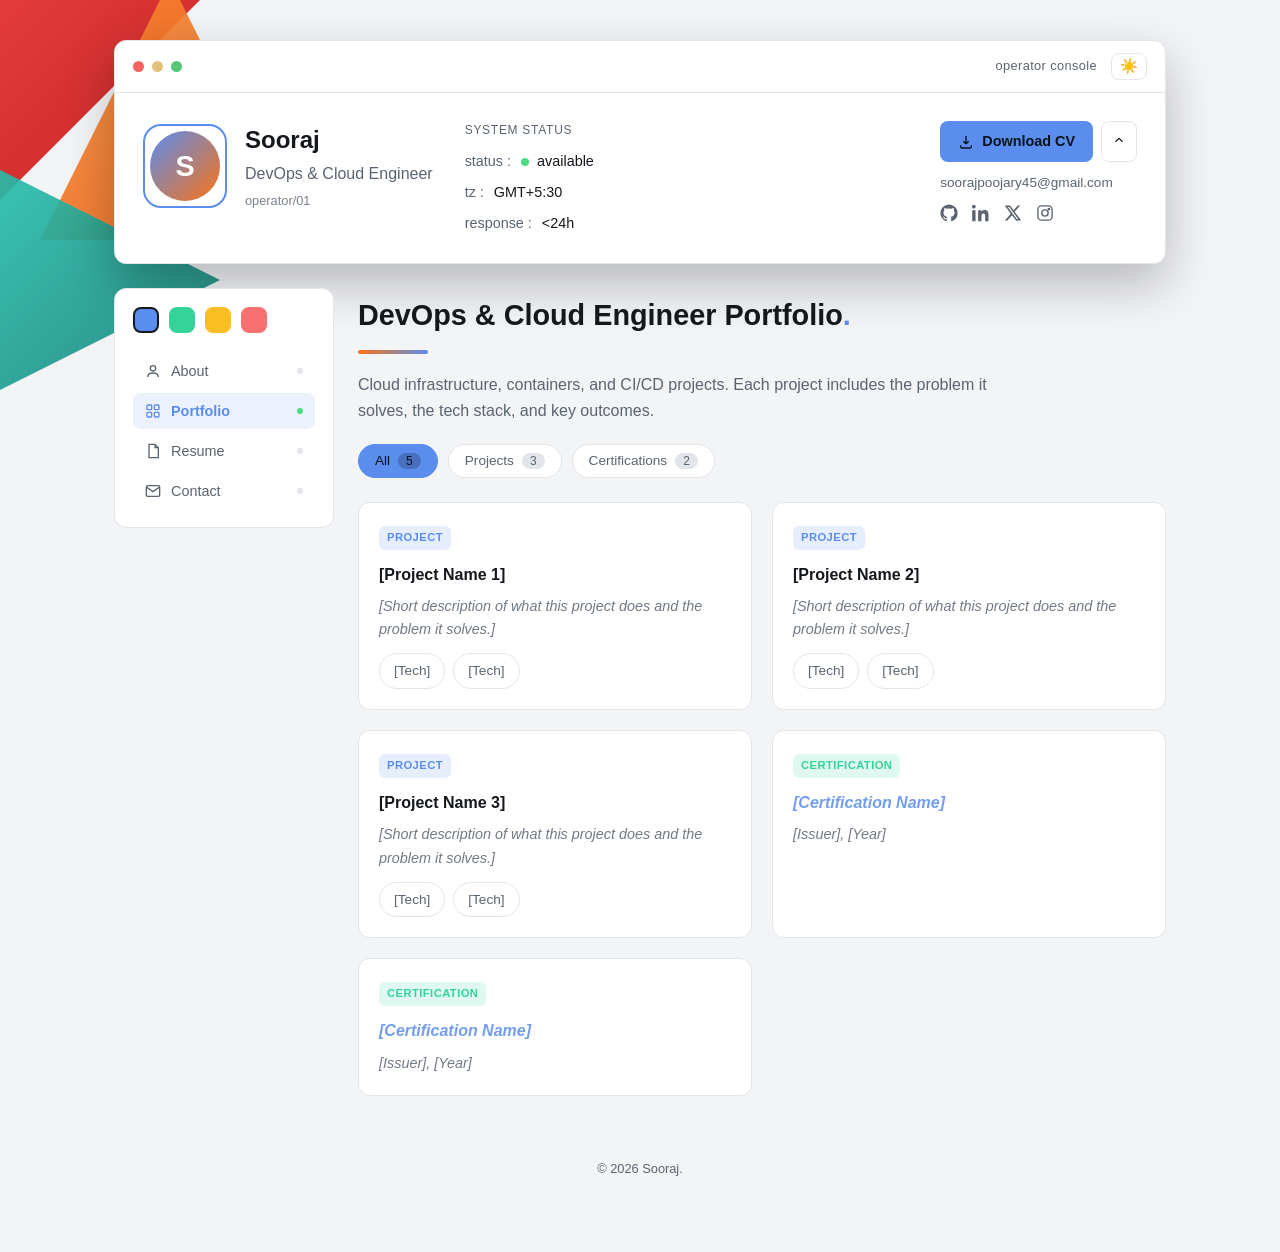
<file: index.html>
<!DOCTYPE html>
<html lang="en">
<head>
<meta charset="UTF-8">
<meta name="viewport" content="width=device-width, initial-scale=1.0">
<title>Sooraj | DevOps &amp; Cloud Engineer</title>
<link rel="stylesheet" href="styles.css">
</head>
<body>

<div class="bg-shapes" aria-hidden="true">
  <span class="shape shape-red"></span>
  <span class="shape shape-orange"></span>
  <span class="shape shape-teal"></span>
</div>

<div class="page">

  <!-- CONSOLE HEADER -->
  <section class="console">
    <div class="console-bar">
      <div class="dots">
        <span class="dot dot-red"></span>
        <span class="dot dot-yellow"></span>
        <span class="dot dot-green"></span>
      </div>
      <div class="console-bar-right">
        <span class="console-label">operator console</span>
        <button id="theme-toggle" aria-label="Toggle theme">🌙</button>
      </div>
    </div>

    <div class="console-body">
      <div class="identity">
        <div class="avatar-frame">
          <div class="avatar">S</div>
        </div>
        <div class="identity-text">
          <h1><span class="name-first">Sooraj</span></h1>
          <p class="role">DevOps &amp; Cloud Engineer</p>
          <p class="operator-id">operator/01</p>
        </div>
      </div>

      <div class="status-panel">
        <p class="status-panel-title">SYSTEM STATUS</p>
        <div class="status-rows">
          <div class="status-row"><span class="status-key">status :</span> <span class="status-dot"></span> available</div>
          <div class="status-row"><span class="status-key">tz :</span> GMT+5:30</div>
          <div class="status-row"><span class="status-key">response :</span> &lt;24h</div>
        </div>
      </div>

      <div class="console-actions">
        <div class="cv-row">
          <a href="resume.pdf" class="btn btn-primary" id="resume-link">
            <svg viewBox="0 0 24 24" width="16" height="16" fill="none" stroke="currentColor" stroke-width="2"><path d="M12 3v12m0 0l-4-4m4 4l4-4M4 17v2a2 2 0 0 0 2 2h12a2 2 0 0 0 2-2v-2"/></svg>
            Download CV
          </a>
          <button class="btn-icon" id="cv-more" aria-label="More resume options" aria-expanded="false">
            <svg viewBox="0 0 24 24" width="14" height="14" fill="none" stroke="currentColor" stroke-width="2"><path d="M6 15l6-6 6 6"/></svg>
          </button>
        </div>
        <a class="email-link" href="mailto:soorajpoojary45@gmail.com">soorajpoojary45@gmail.com</a>
        <div class="social-row">
          <a href="https://github.com/YOUR_GITHUB_USERNAME" target="_blank" rel="noopener" title="GitHub" aria-label="GitHub">
            <svg viewBox="0 0 24 24" width="18" height="18" fill="currentColor"><path d="M12 .5A11.5 11.5 0 0 0 .5 12c0 5.09 3.29 9.4 7.86 10.93.57.1.78-.25.78-.55v-2.1c-3.2.7-3.87-1.36-3.87-1.36-.53-1.33-1.28-1.69-1.28-1.69-1.05-.71.08-.7.08-.7 1.16.08 1.77 1.19 1.77 1.19 1.03 1.75 2.7 1.25 3.36.96.1-.74.4-1.25.73-1.54-2.56-.29-5.26-1.28-5.26-5.7 0-1.26.45-2.29 1.19-3.1-.12-.29-.52-1.46.11-3.05 0 0 .97-.31 3.18 1.18a11.06 11.06 0 0 1 5.8 0c2.2-1.49 3.17-1.18 3.17-1.18.64 1.59.24 2.76.12 3.05.74.81 1.19 1.84 1.19 3.1 0 4.43-2.71 5.4-5.29 5.69.42.36.78 1.08.78 2.17v3.22c0 .3.2.66.79.55A11.5 11.5 0 0 0 23.5 12 11.5 11.5 0 0 0 12 .5z"/></svg>
          </a>
          <a href="https://linkedin.com/in/YOUR_LINKEDIN_USERNAME" target="_blank" rel="noopener" title="LinkedIn" aria-label="LinkedIn">
            <svg viewBox="0 0 24 24" width="18" height="18" fill="currentColor"><path d="M4.98 3.5C4.98 4.88 3.88 6 2.5 6S0 4.88 0 3.5 1.12 1 2.5 1s2.48 1.12 2.48 2.5zM.24 8.25h4.5V23h-4.5V8.25zm7.72 0h4.31v2.02h.06c.6-1.14 2.07-2.34 4.26-2.34 4.56 0 5.4 3 5.4 6.9V23h-4.5v-6.7c0-1.6-.03-3.66-2.23-3.66-2.24 0-2.58 1.75-2.58 3.55V23h-4.5V8.25z"/></svg>
          </a>
          <a href="https://x.com/YOUR_X_HANDLE" target="_blank" rel="noopener" title="X" aria-label="X (Twitter)">
            <svg viewBox="0 0 24 24" width="18" height="18" fill="currentColor"><path d="M18.24 2H21.5l-7.3 8.35L23 22h-6.9l-5.4-7.06L4.5 22H1.24l7.8-8.92L1 2h7.06l4.88 6.45L18.24 2zm-1.2 18h1.9L7.03 4H5l12.04 16z"/></svg>
          </a>
          <a href="https://instagram.com/YOUR_INSTAGRAM_HANDLE" target="_blank" rel="noopener" title="Instagram" aria-label="Instagram">
            <svg viewBox="0 0 24 24" width="18" height="18" fill="none" stroke="currentColor" stroke-width="1.8"><rect x="2.5" y="2.5" width="19" height="19" rx="5"/><circle cx="12" cy="12" r="4.2"/><circle cx="17.2" cy="6.8" r="1"/></svg>
          </a>
        </div>
      </div>
    </div>
  </section>

  <!-- LAYOUT: SIDEBAR + MAIN -->
  <div class="layout">

    <aside class="sidebar">
      <div class="accent-picker" role="group" aria-label="Accent color">
        <button class="swatch swatch-blue" data-accent="#5b8def" aria-label="Blue accent"></button>
        <button class="swatch swatch-green" data-accent="#34d399" aria-label="Green accent"></button>
        <button class="swatch swatch-yellow" data-accent="#fbbf24" aria-label="Yellow accent"></button>
        <button class="swatch swatch-red" data-accent="#f87171" aria-label="Red accent"></button>
      </div>

      <nav class="side-nav">
        <button class="side-link" data-view="about">
          <svg viewBox="0 0 24 24" width="16" height="16" fill="none" stroke="currentColor" stroke-width="2"><circle cx="12" cy="8" r="4"/><path d="M4 21c0-4 4-6 8-6s8 2 8 6"/></svg>
          <span>About</span>
          <i class="side-dot"></i>
        </button>
        <button class="side-link is-active" data-view="portfolio">
          <svg viewBox="0 0 24 24" width="16" height="16" fill="none" stroke="currentColor" stroke-width="2"><rect x="3" y="3" width="7" height="7" rx="1.5"/><rect x="14" y="3" width="7" height="7" rx="1.5"/><rect x="3" y="14" width="7" height="7" rx="1.5"/><rect x="14" y="14" width="7" height="7" rx="1.5"/></svg>
          <span>Portfolio</span>
          <i class="side-dot"></i>
        </button>
        <button class="side-link" data-view="resume">
          <svg viewBox="0 0 24 24" width="16" height="16" fill="none" stroke="currentColor" stroke-width="2"><path d="M6 2h9l5 5v15H6z"/><path d="M15 2v5h5"/></svg>
          <span>Resume</span>
          <i class="side-dot"></i>
        </button>
        <button class="side-link" data-view="contact">
          <svg viewBox="0 0 24 24" width="16" height="16" fill="none" stroke="currentColor" stroke-width="2"><rect x="2" y="4" width="20" height="16" rx="2"/><path d="M2 6l10 7 10-7"/></svg>
          <span>Contact</span>
          <i class="side-dot"></i>
        </button>
      </nav>
    </aside>

    <main class="view-content">

      <!-- ABOUT VIEW -->
      <section class="view" data-view="about" id="about" hidden>
        <h3 class="view-title">About<span class="dot-accent">.</span></h3>
        <div class="title-bar"></div>
        <p class="editable">
          [Write a short bio here — your background, what you work on day to day,
          and what you're currently learning or interested in.]
        </p>
        <div class="skills-grid">
          <span class="skill-tag">Linux</span>
          <span class="skill-tag">Docker</span>
          <span class="skill-tag">Kubernetes</span>
          <span class="skill-tag">AWS</span>
          <span class="skill-tag">CI/CD</span>
          <span class="skill-tag">Terraform</span>
          <span class="skill-tag editable">[Add more skills]</span>
        </div>
      </section>

      <!-- PORTFOLIO VIEW -->
      <section class="view" data-view="portfolio" id="portfolio">
        <h3 class="view-title">DevOps &amp; Cloud Engineer Portfolio<span class="dot-accent">.</span></h3>
        <div class="title-bar"></div>
        <p class="view-desc">
          Cloud infrastructure, containers, and CI/CD projects. Each project includes the
          problem it solves, the tech stack, and key outcomes.
        </p>

        <div class="filter-row" role="tablist" aria-label="Filter portfolio items">
          <button class="filter-pill is-active" data-filter="all" role="tab" aria-selected="true">All <span class="count">5</span></button>
          <button class="filter-pill" data-filter="project" role="tab" aria-selected="false">Projects <span class="count">3</span></button>
          <button class="filter-pill" data-filter="certification" role="tab" aria-selected="false">Certifications <span class="count">2</span></button>
        </div>

        <div class="card-grid">

          <article class="card" data-category="project">
            <div class="card-tag card-tag-project">PROJECT</div>
            <h4>[Project Name 1]</h4>
            <p class="editable">[Short description of what this project does and the problem it solves.]</p>
            <div class="tech-row">
              <span class="tech-tag">[Tech]</span>
              <span class="tech-tag">[Tech]</span>
            </div>
          </article>

          <article class="card" data-category="project">
            <div class="card-tag card-tag-project">PROJECT</div>
            <h4>[Project Name 2]</h4>
            <p class="editable">[Short description of what this project does and the problem it solves.]</p>
            <div class="tech-row">
              <span class="tech-tag">[Tech]</span>
              <span class="tech-tag">[Tech]</span>
            </div>
          </article>

          <article class="card" data-category="project">
            <div class="card-tag card-tag-project">PROJECT</div>
            <h4>[Project Name 3]</h4>
            <p class="editable">[Short description of what this project does and the problem it solves.]</p>
            <div class="tech-row">
              <span class="tech-tag">[Tech]</span>
              <span class="tech-tag">[Tech]</span>
            </div>
          </article>

          <article class="card" data-category="certification">
            <div class="card-tag card-tag-cert">CERTIFICATION</div>
            <h4 class="editable">[Certification Name]</h4>
            <p class="editable">[Issuer], [Year]</p>
          </article>

          <article class="card" data-category="certification">
            <div class="card-tag card-tag-cert">CERTIFICATION</div>
            <h4 class="editable">[Certification Name]</h4>
            <p class="editable">[Issuer], [Year]</p>
          </article>

        </div>
      </section>

      <!-- RESUME VIEW -->
      <section class="view" data-view="resume" id="resume" hidden>
        <h3 class="view-title">Resume<span class="dot-accent">.</span></h3>
        <div class="title-bar"></div>
        <p class="view-desc">Download a copy of my resume as a PDF.</p>
        <a href="resume.pdf" class="btn btn-primary">
          <svg viewBox="0 0 24 24" width="16" height="16" fill="none" stroke="currentColor" stroke-width="2"><path d="M12 3v12m0 0l-4-4m4 4l4-4M4 17v2a2 2 0 0 0 2 2h12a2 2 0 0 0 2-2v-2"/></svg>
          Download CV
        </a>
        <p class="editable resume-note">[Add resume.pdf to this folder so the download link works.]</p>
      </section>

      <!-- CONTACT VIEW -->
      <section class="view" data-view="contact" id="contact" hidden>
        <h3 class="view-title">Contact<span class="dot-accent">.</span></h3>
        <div class="title-bar"></div>
        <p class="view-desc">Feel free to reach out — I'm open to opportunities and collaborations.</p>
        <a class="btn btn-primary" href="mailto:soorajpoojary45@gmail.com">soorajpoojary45@gmail.com</a>
      </section>

    </main>
  </div>

  <footer class="footer">
    <p>&copy; 2026 Sooraj.</p>
  </footer>

</div>

<script src="script.js"></script>
</body>
</html>
</file>
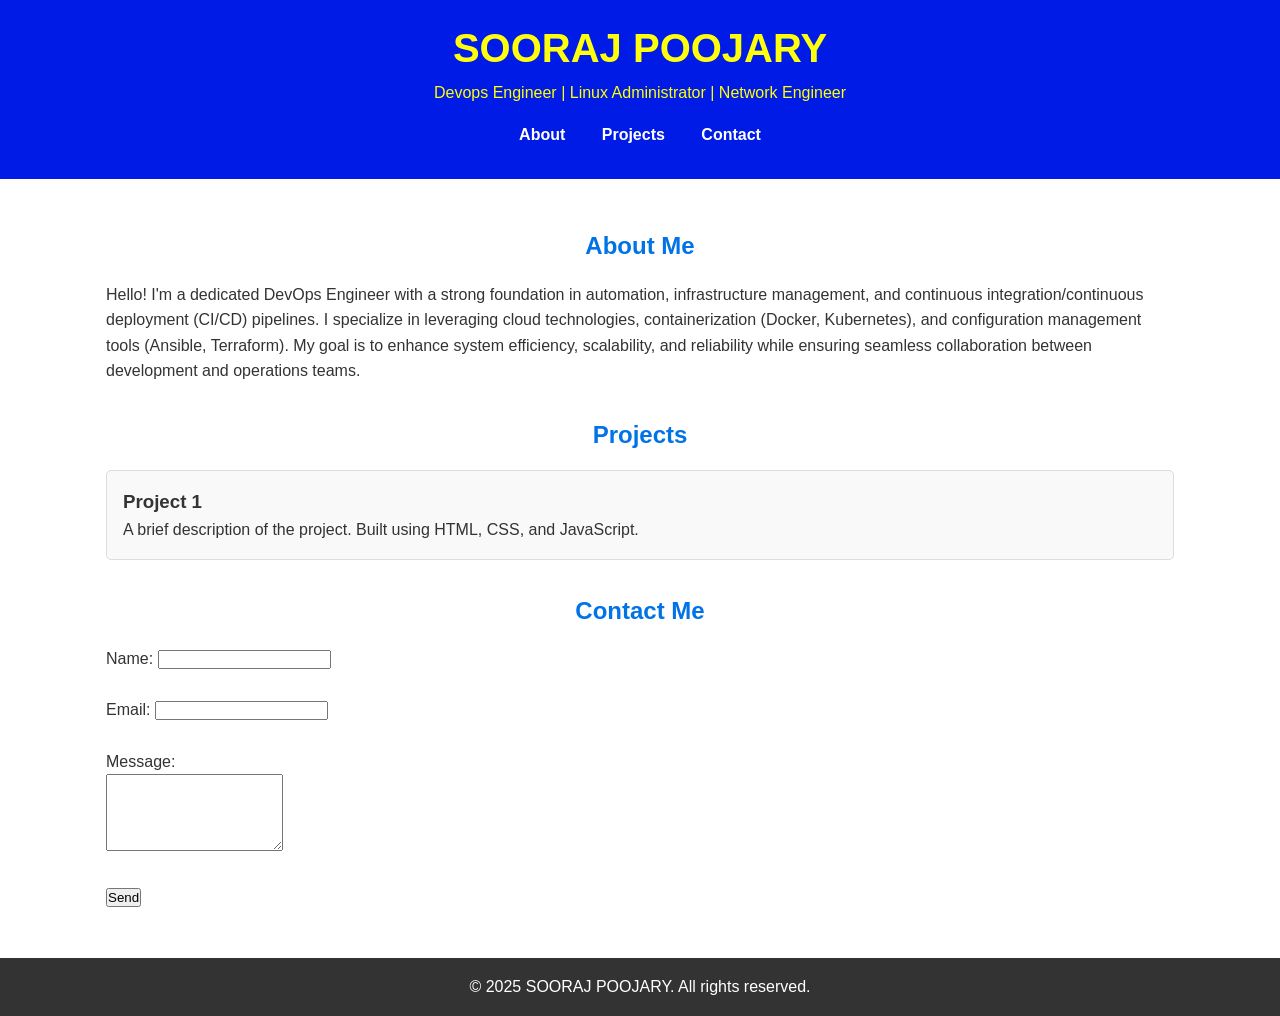
<file: sooraj poojary.html>
<!DOCTYPE html>
<html lang="en">
<head>
    <meta charset="UTF-8">
    <meta name="viewport" content="width=device-width, initial-scale=1.0">
    <title>Portfolio Website</title>
    <style>
        * {
            margin: 0;
            padding: 0;
            box-sizing: border-box;
        }

        body {
            font-family: Arial, sans-serif;
            line-height: 1.6;
            color: #333;
        }

        header {
            background: #001be6;
            color: #ffff0c;
            padding: 1rem 0;
            text-align: center;
        }

        header h1 {
            font-size: 2.5rem;
        }

        nav {
            text-align: center;
            margin: 1rem 0;
        }

        nav a {
            color: #fff;
            text-decoration: none;
            margin: 0 1rem;
            font-weight: bold;
        }

        nav a:hover {
            text-decoration: underline;
        }

        .container {
            max-width: 1100px;
            margin: auto;
            padding: 1rem;
        }

        section {
            margin: 2rem 0;
        }

        h2 {
            text-align: center;
            color: #0073e6;
            margin-bottom: 1rem;
        }

        .projects, .contact {
            display: grid;
            grid-template-columns: repeat(auto-fit, minmax(300px, 1fr));
            gap: 1rem;
        }

        .project-card {
            border: 1px solid #ddd;
            padding: 1rem;
            border-radius: 5px;
            background: #f9f9f9;
            transition: transform 0.3s ease;
        }

        .project-card:hover {
            transform: scale(1.05);
        }

        footer {
            background: #333;
            color: #fff;
            text-align: center;
            padding: 1rem 0;
        }
    </style>
</head>
<body>
    <header>
        <h1>SOORAJ POOJARY</h1>
        <p>Devops Engineer | Linux Administrator | Network Engineer </p>
        <nav>
            <a href="#about">About</a>
            <a href="#projects">Projects</a>
            <a href="#contact">Contact</a>
        </nav>
    </header>

    <div class="container">
        <section id="about">
            <h2>About Me</h2>
            <p>Hello! I'm a dedicated DevOps Engineer with a strong foundation in automation, infrastructure management, and continuous integration/continuous deployment (CI/CD) pipelines. I specialize in leveraging cloud technologies, containerization (Docker, Kubernetes), and configuration management tools (Ansible, Terraform). My goal is to enhance system efficiency, scalability, and reliability while ensuring seamless collaboration between development and operations teams.
        </section>

        <section id="projects">
            <h2>Projects</h2>
            <div class="projects">
                <div class="project-card">
                    <h3>Project 1</h3>
                    <p>A brief description of the project. Built using HTML, CSS, and JavaScript.</p>
                </div>
            </div>
        </section>

        <section id="contact">
            <h2>Contact Me</h2>
            <form action="https://formspree.io/f/YOUR_FORM_ID" method="POST">
                <label for="name">Name:</label>
                <input type="text" id="name" name="name" required><br><br>

                <label for="email">Email:</label>
                <input type="email" id="email" name="email" required><br><br>

                <label for="message">Message:</label><br>
                <textarea id="message" name="message" rows="5" required></textarea><br><br>

                <button type="submit">Send</button>
            </form>
        </section>
    </div>

    <footer>
        <p>&copy; 2025 SOORAJ POOJARY. All rights reserved.</p>
    </footer>
</body>
</html>
</file>
<file: styles.css>
:root {
  --bg: #0b0d10;
  --bg-elevated: #14171c;
  --bg-console: #12151a;
  --bg-sidebar: #0e1015;
  --text: #e8eaed;
  --text-dim: #9aa3ad;
  --accent: #5b8def;
  --accent-2: #f97316;
  --accent-ink: #06121a;
  --border: #22262d;
  --radius: 12px;
}

:root[data-theme="light"] {
  --bg: #f3f4f6;
  --bg-elevated: #ffffff;
  --bg-console: #ffffff;
  --bg-sidebar: #ffffff;
  --text: #14171c;
  --text-dim: #5a6470;
  --border: #e2e5e9;
}

* { box-sizing: border-box; }

body {
  margin: 0;
  font-family: -apple-system, BlinkMacSystemFont, "Segoe UI", Roboto, sans-serif;
  background: var(--bg);
  color: var(--text);
  line-height: 1.6;
  transition: background 0.2s, color 0.2s;
}

a { color: var(--accent); text-decoration: none; }
a:hover { text-decoration: underline; }

/* ---------- decorative background shapes ---------- */
.bg-shapes {
  position: absolute;
  top: 0;
  left: 0;
  width: 480px;
  height: 420px;
  overflow: hidden;
  z-index: 0;
  pointer-events: none;
}
.shape { position: absolute; }
.shape-red {
  top: -60px; left: -80px;
  width: 340px; height: 340px;
  background: linear-gradient(135deg, #ef4444, #b91c1c);
  clip-path: polygon(0 0, 100% 0, 0 100%);
}
.shape-orange {
  top: -20px; left: 40px;
  width: 260px; height: 260px;
  background: linear-gradient(135deg, #fb923c, #ea580c);
  clip-path: polygon(50% 0, 100% 100%, 0 100%);
  opacity: 0.9;
}
.shape-teal {
  top: 120px; left: -100px;
  width: 320px; height: 320px;
  background: linear-gradient(135deg, #2dd4bf, #0f766e);
  clip-path: polygon(0 0, 100% 50%, 0 100%);
  opacity: 0.9;
}

.page { position: relative; z-index: 1; max-width: 1100px; margin: 0 auto; padding: 40px 24px 60px; }

/* ---------- console header ---------- */
.console {
  background: var(--bg-console);
  border: 1px solid var(--border);
  border-radius: var(--radius);
  overflow: hidden;
  box-shadow: 0 20px 50px rgba(0,0,0,0.25);
}

.console-bar {
  display: flex;
  align-items: center;
  justify-content: space-between;
  padding: 12px 18px;
  border-bottom: 1px solid var(--border);
  background: rgba(255,255,255,0.02);
}
.dots { display: flex; gap: 8px; }
.dot { width: 11px; height: 11px; border-radius: 50%; display: inline-block; }
.dot-red { background: #f56360; }
.dot-yellow { background: #e5c07b; }
.dot-green { background: #57c777; }

.console-bar-right { display: flex; align-items: center; gap: 14px; }
.console-label { font-size: 0.8rem; color: var(--text-dim); letter-spacing: 0.03em; }

#theme-toggle {
  background: none;
  border: 1px solid var(--border);
  border-radius: 8px;
  padding: 4px 8px;
  cursor: pointer;
  font-size: 0.9rem;
  color: var(--text);
}

.console-body {
  display: flex;
  flex-wrap: wrap;
  gap: 32px;
  align-items: flex-start;
  padding: 28px;
}

.identity { display: flex; gap: 18px; align-items: center; }
.avatar-frame {
  width: 84px; height: 84px;
  border-radius: 18px;
  border: 2px solid var(--accent);
  padding: 5px;
  display: flex; align-items: center; justify-content: center;
  flex-shrink: 0;
}
.avatar {
  width: 100%; height: 100%;
  border-radius: 50%;
  background: linear-gradient(135deg, var(--accent), var(--accent-2));
  display: flex; align-items: center; justify-content: center;
  color: #fff;
  font-weight: 700;
  font-size: 1.8rem;
}

.identity-text h1 { margin: 0; font-size: 1.5rem; }
.name-first { font-weight: 700; }
.role { margin: 2px 0 0; color: var(--text-dim); font-weight: 500; }
.operator-id { margin: 4px 0 0; color: var(--text-dim); font-size: 0.8rem; opacity: 0.8; }

.status-panel { min-width: 200px; flex: 1; }
.status-panel-title { margin: 0 0 10px; font-size: 0.75rem; letter-spacing: 0.06em; color: var(--text-dim); }
.status-rows { display: flex; flex-direction: column; gap: 8px; font-size: 0.9rem; }
.status-key { color: var(--text-dim); margin-right: 6px; }
.status-dot { width: 8px; height: 8px; border-radius: 50%; background: #4ade80; display: inline-block; margin-right: 4px; }

.console-actions { display: flex; flex-direction: column; gap: 10px; align-items: flex-start; margin-left: auto; }
.cv-row { display: flex; gap: 8px; }
.email-link { font-size: 0.85rem; color: var(--text-dim); }
.email-link:hover { color: var(--accent); }

.social-row { display: flex; gap: 14px; }
.social-row a { color: var(--text-dim); display: inline-flex; }
.social-row a:hover { color: var(--accent); }

/* ---------- buttons ---------- */
.btn {
  display: inline-flex;
  align-items: center;
  gap: 8px;
  padding: 9px 18px;
  border-radius: 8px;
  font-size: 0.9rem;
  font-weight: 600;
}
.btn:hover { text-decoration: none; }
.btn-primary { background: var(--accent); color: var(--accent-ink); }
.btn-secondary { border: 1px solid var(--border); color: var(--text); }

.btn-icon {
  background: none;
  border: 1px solid var(--border);
  border-radius: 8px;
  padding: 0 10px;
  cursor: pointer;
  color: var(--text);
}

/* ---------- layout: sidebar + main ---------- */
.layout {
  display: grid;
  grid-template-columns: 220px 1fr;
  gap: 24px;
  margin-top: 24px;
}

.sidebar {
  background: var(--bg-sidebar);
  border: 1px solid var(--border);
  border-radius: var(--radius);
  padding: 18px;
  align-self: start;
}

.accent-picker { display: flex; gap: 10px; margin-bottom: 20px; }
.swatch {
  width: 26px; height: 26px;
  border-radius: 8px;
  border: 2px solid transparent;
  cursor: pointer;
}
.swatch-blue { background: #5b8def; }
.swatch-green { background: #34d399; }
.swatch-yellow { background: #fbbf24; }
.swatch-red { background: #f87171; }
.swatch.is-active { border-color: var(--text); }

.side-nav { display: flex; flex-direction: column; gap: 4px; }
.side-link {
  display: flex;
  align-items: center;
  gap: 10px;
  width: 100%;
  background: none;
  border: none;
  border-radius: 8px;
  padding: 10px 12px;
  font-size: 0.9rem;
  color: var(--text-dim);
  cursor: pointer;
  text-align: left;
}
.side-link:hover { background: rgba(255,255,255,0.04); color: var(--text); }
.side-link.is-active {
  background: rgba(91,141,239,0.12);
  color: var(--accent);
  font-weight: 600;
}
.side-link svg { flex-shrink: 0; }
.side-link span { flex: 1; }
.side-dot { width: 6px; height: 6px; border-radius: 50%; background: var(--border); }
.side-link.is-active .side-dot { background: #4ade80; }

/* ---------- main view content ---------- */
.view-content { min-width: 0; }
.view-title { font-size: 1.8rem; margin: 4px 0 12px; }
.dot-accent { color: var(--accent); }
.title-bar {
  width: 70px; height: 4px;
  border-radius: 4px;
  background: linear-gradient(90deg, var(--accent-2), var(--accent));
  margin-bottom: 18px;
}
.view-desc { color: var(--text-dim); max-width: 640px; }

.editable { color: var(--accent); font-style: italic; opacity: 0.85; }

.skills-grid { display: flex; flex-wrap: wrap; gap: 10px; margin-top: 16px; }
.skill-tag, .tech-tag {
  background: var(--bg-elevated);
  border: 1px solid var(--border);
  border-radius: 20px;
  padding: 6px 14px;
  font-size: 0.85rem;
  color: var(--text-dim);
}

.filter-row { display: flex; gap: 10px; flex-wrap: wrap; margin: 20px 0 24px; }
.filter-pill {
  background: var(--bg-elevated);
  border: 1px solid var(--border);
  border-radius: 999px;
  padding: 8px 16px;
  font-size: 0.85rem;
  color: var(--text-dim);
  cursor: pointer;
  display: inline-flex;
  align-items: center;
  gap: 8px;
}
.filter-pill .count {
  background: var(--border);
  color: var(--text-dim);
  border-radius: 999px;
  padding: 1px 8px;
  font-size: 0.75rem;
}
.filter-pill.is-active { background: var(--accent); color: var(--accent-ink); border-color: var(--accent); }
.filter-pill.is-active .count { background: rgba(0,0,0,0.2); color: var(--accent-ink); }

.card-grid {
  display: grid;
  grid-template-columns: repeat(auto-fit, minmax(260px, 1fr));
  gap: 20px;
}
.card {
  background: var(--bg-elevated);
  border: 1px solid var(--border);
  border-radius: var(--radius);
  padding: 20px;
}
.card.is-hidden { display: none; }
.card-tag {
  display: inline-block;
  font-size: 0.7rem;
  font-weight: 700;
  letter-spacing: 0.04em;
  border-radius: 6px;
  padding: 3px 8px;
  margin-bottom: 12px;
}
.card-tag-project { background: rgba(91,141,239,0.15); color: var(--accent); }
.card-tag-cert { background: rgba(52,211,153,0.15); color: #34d399; }
.card h4 { margin: 0 0 8px; }
.card p { color: var(--text-dim); font-size: 0.9rem; margin: 0; }
.tech-row { display: flex; gap: 8px; margin-top: 12px; flex-wrap: wrap; }

.resume-note { margin-top: 16px; }

.footer {
  max-width: 1100px;
  margin: 30px auto 0;
  padding: 20px 24px 0;
  color: var(--text-dim);
  font-size: 0.8rem;
  text-align: center;
}

@media (max-width: 760px) {
  .layout { grid-template-columns: 1fr; }
  .sidebar { display: flex; align-items: center; justify-content: space-between; }
  .accent-picker { margin-bottom: 0; }
  .side-nav { flex-direction: row; gap: 6px; }
  .side-link span { display: none; }
  .side-dot { display: none; }
  .console-actions { margin-left: 0; }
  .bg-shapes { width: 260px; height: 220px; }
  .shape-red, .shape-orange, .shape-teal { transform: scale(0.6); }
}
</file>
